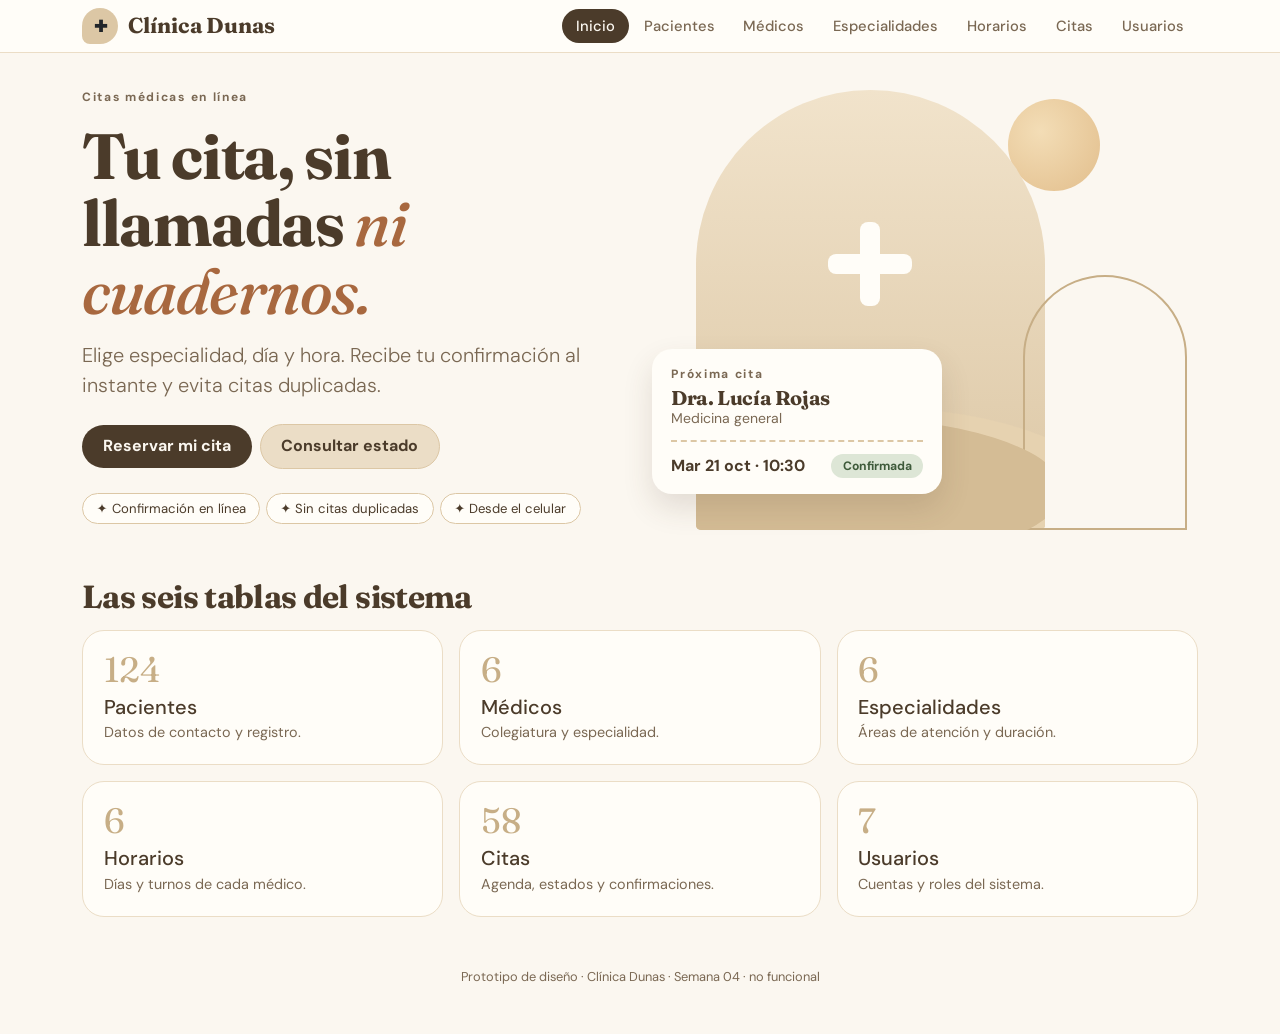
<file: index.html>
<!doctype html>
<html lang="es">
<head>
  <meta charset="utf-8">
  <meta name="viewport" content="width=device-width, initial-scale=1">
  <title>Inicio · Clínica Dunas</title>
  <link href="https://cdn.jsdelivr.net/npm/bootstrap@5.3.8/dist/css/bootstrap.min.css" rel="stylesheet" integrity="sha384-sRIl4kxILFvY47J16cr9ZwB07vP4J8+LH7qKQnuqkuIAvNWLzeN8tE5YBujZqJLB" crossorigin="anonymous">
  <link rel="preconnect" href="https://fonts.googleapis.com">
  <link href="https://fonts.googleapis.com/css2?family=Fraunces:ital,opsz,wght@0,9..144,500;0,9..144,700;1,9..144,500&family=DM+Sans:wght@400;500;700&display=swap" rel="stylesheet">
  <link href="css/estilos.css" rel="stylesheet">
</head>
<body>
<header class="topbar">
  <div class="container d-flex flex-wrap align-items-center justify-content-between gap-2 py-2">
    <a class="brand" href="index.html"><span class="mark">✚</span> Clínica Dunas</a>
    <nav class="menu"><a href="index.html" class="on">Inicio</a><a href="pacientes.html">Pacientes</a><a href="medicos.html">Médicos</a><a href="especialidades.html">Especialidades</a><a href="horarios.html">Horarios</a><a href="citas.html">Citas</a><a href="usuarios.html">Usuarios</a></nav>
  </div>
</header>

<main class="container">
  <section class="hero">
    <div class="row align-items-center g-4">
      <div class="col-lg-6">
        <p class="eyebrow mb-3">Citas médicas en línea</p>
        <h1 class="display display-3 mb-3">Tu cita, sin llamadas <em>ni cuadernos.</em></h1>
        <p class="lead muted mb-4">Elige especialidad, día y hora. Recibe tu confirmación al instante y evita citas duplicadas.</p>
        <div class="mb-4"><a href="citas.html" class="btn btn-dune me-2">Reservar mi cita</a><a href="citas.html" class="btn btn-sand">Consultar estado</a></div>
        <div class="chips"><span>✦ Confirmación en línea</span><span>✦ Sin citas duplicadas</span><span>✦ Desde el celular</span></div>
      </div>
      <div class="col-lg-6">
        <div class="hero-art">
          <div class="sun"></div>
          <div class="arch-lg"><div class="cross"></div></div>
          <div class="arch-sm"></div>
          <div class="ticket">
            <div class="eyebrow">Próxima cita</div>
            <div class="display fs-5 mt-1">Dra. Lucía Rojas</div>
            <div class="muted small">Medicina general</div>
            <div class="dash"></div>
            <div class="d-flex justify-content-between align-items-center"><span class="fw-bold">Mar 21 oct · 10:30</span><span class="st st-ok">Confirmada</span></div>
          </div>
        </div>
      </div>
    </div>
  </section>

  <section class="pb-4">
    <h2 class="display fs-2 mb-3">Las seis tablas del sistema</h2>
    <div class="row g-3">
      <div class="col-6 col-lg-4"><a class="tile" href="pacientes.html"><div class="n">124</div><h5>Pacientes</h5><p>Datos de contacto y registro.</p></a></div>
      <div class="col-6 col-lg-4"><a class="tile" href="medicos.html"><div class="n">6</div><h5>Médicos</h5><p>Colegiatura y especialidad.</p></a></div>
      <div class="col-6 col-lg-4"><a class="tile" href="especialidades.html"><div class="n">6</div><h5>Especialidades</h5><p>Áreas de atención y duración.</p></a></div>
      <div class="col-6 col-lg-4"><a class="tile" href="horarios.html"><div class="n">6</div><h5>Horarios</h5><p>Días y turnos de cada médico.</p></a></div>
      <div class="col-6 col-lg-4"><a class="tile" href="citas.html"><div class="n">58</div><h5>Citas</h5><p>Agenda, estados y confirmaciones.</p></a></div>
      <div class="col-6 col-lg-4"><a class="tile" href="usuarios.html"><div class="n">7</div><h5>Usuarios</h5><p>Cuentas y roles del sistema.</p></a></div>
      </div>
  </section>
</main>

<p class="note">Prototipo de diseño · Clínica Dunas · Semana 04 · no funcional</p>
<script src="https://cdn.jsdelivr.net/npm/bootstrap@5.3.8/dist/js/bootstrap.bundle.min.js" integrity="sha384-FKyoEForCGlyvwx9Hj09JcYn3nv7wiPVlz7YYwJrWVcXK/BmnVDxM+D2scQbITxI" crossorigin="anonymous"></script>
</body>
</html>
</file>
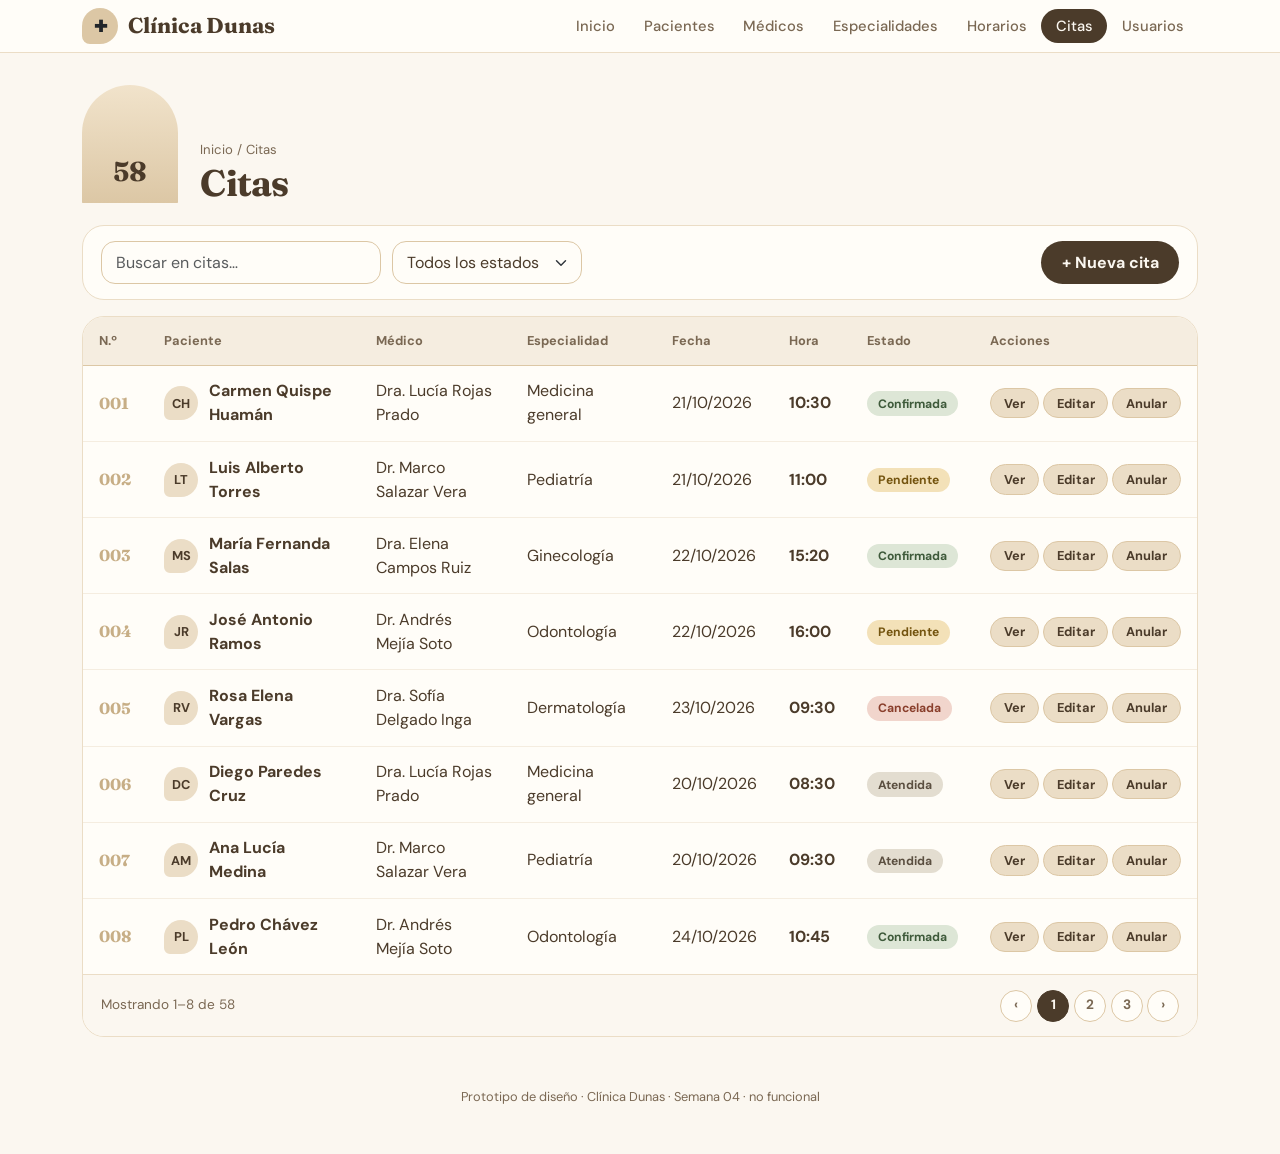
<file: citas.html>
<!doctype html>
<html lang="es">
<head>
  <meta charset="utf-8">
  <meta name="viewport" content="width=device-width, initial-scale=1">
  <title>Citas · Clínica Dunas</title>
  <link href="https://cdn.jsdelivr.net/npm/bootstrap@5.3.8/dist/css/bootstrap.min.css" rel="stylesheet" integrity="sha384-sRIl4kxILFvY47J16cr9ZwB07vP4J8+LH7qKQnuqkuIAvNWLzeN8tE5YBujZqJLB" crossorigin="anonymous">
  <link rel="preconnect" href="https://fonts.googleapis.com">
  <link href="https://fonts.googleapis.com/css2?family=Fraunces:ital,opsz,wght@0,9..144,500;0,9..144,700;1,9..144,500&family=DM+Sans:wght@400;500;700&display=swap" rel="stylesheet">
  <link href="css/estilos.css" rel="stylesheet">
</head>
<body>
<header class="topbar">
  <div class="container d-flex flex-wrap align-items-center justify-content-between gap-2 py-2">
    <a class="brand" href="index.html"><span class="mark">✚</span> Clínica Dunas</a>
    <nav class="menu"><a href="index.html">Inicio</a><a href="pacientes.html">Pacientes</a><a href="medicos.html">Médicos</a><a href="especialidades.html">Especialidades</a><a href="horarios.html">Horarios</a><a href="citas.html" class="on">Citas</a><a href="usuarios.html">Usuarios</a></nav>
  </div>
</header>

<main class="container pb-4">
  <div class="page-head">
    <div class="arch-num">58</div>
    <div>
      <div class="crumb"><a href="index.html">Inicio</a> / Citas</div>
      <h1 class="display">Citas</h1>
    </div>
  </div>

  <div class="card-d toolbar">
    <input class="form-control" style="max-width:280px" placeholder="Buscar en citas…">
    <select class="form-select" style="max-width:190px"><option>Todos los estados</option><option>Pendiente</option><option>Confirmada</option><option>Cancelada</option><option>Atendida</option></select>
    <button class="btn btn-dune ms-auto" data-bs-toggle="modal" data-bs-target="#modalCita" type="button">+ Nueva cita</button>
  </div>

  <div class="table-wrap">
    <div class="table-responsive">
      <table class="table table-hover table-dunas align-middle">
        <thead><tr><th>N.º</th><th>Paciente</th><th>Médico</th><th>Especialidad</th><th>Fecha</th><th>Hora</th><th>Estado</th><th>Acciones</th></tr></thead>
        <tbody>
        <tr><td><span class="id">001</span></td><td><div class="who"><i>CH</i><div><div class="fw-bold">Carmen Quispe Huamán</div></div></div></td><td>Dra. Lucía Rojas Prado</td><td>Medicina general</td><td>21/10/2026</td><td><b>10:30</b></td><td><span class="st st-ok">Confirmada</span></td><td><a href="#" class="btn btn-sand btn-sm">Ver</a> <a href="#" class="btn btn-sand btn-sm">Editar</a> <a href="#" class="btn btn-sand btn-sm">Anular</a></td></tr>
        <tr><td><span class="id">002</span></td><td><div class="who"><i>LT</i><div><div class="fw-bold">Luis Alberto Torres</div></div></div></td><td>Dr. Marco Salazar Vera</td><td>Pediatría</td><td>21/10/2026</td><td><b>11:00</b></td><td><span class="st st-pend">Pendiente</span></td><td><a href="#" class="btn btn-sand btn-sm">Ver</a> <a href="#" class="btn btn-sand btn-sm">Editar</a> <a href="#" class="btn btn-sand btn-sm">Anular</a></td></tr>
        <tr><td><span class="id">003</span></td><td><div class="who"><i>MS</i><div><div class="fw-bold">María Fernanda Salas</div></div></div></td><td>Dra. Elena Campos Ruiz</td><td>Ginecología</td><td>22/10/2026</td><td><b>15:20</b></td><td><span class="st st-ok">Confirmada</span></td><td><a href="#" class="btn btn-sand btn-sm">Ver</a> <a href="#" class="btn btn-sand btn-sm">Editar</a> <a href="#" class="btn btn-sand btn-sm">Anular</a></td></tr>
        <tr><td><span class="id">004</span></td><td><div class="who"><i>JR</i><div><div class="fw-bold">José Antonio Ramos</div></div></div></td><td>Dr. Andrés Mejía Soto</td><td>Odontología</td><td>22/10/2026</td><td><b>16:00</b></td><td><span class="st st-pend">Pendiente</span></td><td><a href="#" class="btn btn-sand btn-sm">Ver</a> <a href="#" class="btn btn-sand btn-sm">Editar</a> <a href="#" class="btn btn-sand btn-sm">Anular</a></td></tr>
        <tr><td><span class="id">005</span></td><td><div class="who"><i>RV</i><div><div class="fw-bold">Rosa Elena Vargas</div></div></div></td><td>Dra. Sofía Delgado Inga</td><td>Dermatología</td><td>23/10/2026</td><td><b>09:30</b></td><td><span class="st st-no">Cancelada</span></td><td><a href="#" class="btn btn-sand btn-sm">Ver</a> <a href="#" class="btn btn-sand btn-sm">Editar</a> <a href="#" class="btn btn-sand btn-sm">Anular</a></td></tr>
        <tr><td><span class="id">006</span></td><td><div class="who"><i>DC</i><div><div class="fw-bold">Diego Paredes Cruz</div></div></div></td><td>Dra. Lucía Rojas Prado</td><td>Medicina general</td><td>20/10/2026</td><td><b>08:30</b></td><td><span class="st st-done">Atendida</span></td><td><a href="#" class="btn btn-sand btn-sm">Ver</a> <a href="#" class="btn btn-sand btn-sm">Editar</a> <a href="#" class="btn btn-sand btn-sm">Anular</a></td></tr>
        <tr><td><span class="id">007</span></td><td><div class="who"><i>AM</i><div><div class="fw-bold">Ana Lucía Medina</div></div></div></td><td>Dr. Marco Salazar Vera</td><td>Pediatría</td><td>20/10/2026</td><td><b>09:30</b></td><td><span class="st st-done">Atendida</span></td><td><a href="#" class="btn btn-sand btn-sm">Ver</a> <a href="#" class="btn btn-sand btn-sm">Editar</a> <a href="#" class="btn btn-sand btn-sm">Anular</a></td></tr>
        <tr><td><span class="id">008</span></td><td><div class="who"><i>PL</i><div><div class="fw-bold">Pedro Chávez León</div></div></div></td><td>Dr. Andrés Mejía Soto</td><td>Odontología</td><td>24/10/2026</td><td><b>10:45</b></td><td><span class="st st-ok">Confirmada</span></td><td><a href="#" class="btn btn-sand btn-sm">Ver</a> <a href="#" class="btn btn-sand btn-sm">Editar</a> <a href="#" class="btn btn-sand btn-sm">Anular</a></td></tr>
        </tbody>
      </table>
    </div>
    <div class="foot-table">
      <span>Mostrando 1–8 de 58</span>
      <div class="pager"><span>‹</span><span class="on">1</span><span>2</span><span>3</span><span>›</span></div>
    </div>
  </div>
</main>

<div class="modal fade" id="modalCita" tabindex="-1" aria-hidden="true">
  <div class="modal-dialog modal-dialog-centered modal-lg">
    <div class="modal-content">
      <div class="modal-header">
        <h2 class="display fs-3 m-0">Nueva cita</h2>
        <button type="button" class="btn-close" data-bs-dismiss="modal" aria-label="Cerrar"></button>
      </div>
      <div class="modal-body">
        <div class="row g-3">
          <div class="col-md-6"><label class="form-label">Paciente</label><select class="form-select"><option>Carmen Quispe Huamán</option></select></div>
          <div class="col-md-6"><label class="form-label">Especialidad</label><select class="form-select"><option>Medicina general</option></select></div>
          <div class="col-md-6"><label class="form-label">Médico</label><select class="form-select"><option>Dra. Lucía Rojas Prado</option></select></div>
          <div class="col-md-6"><label class="form-label">Fecha</label><input type="date" class="form-control" value="2026-10-21"></div>
          <div class="col-12"><label class="form-label">Horarios disponibles</label>
            <div class="row g-2">
              <div class="col-3 col-md-2"><div class="slot">09:00</div></div><div class="col-3 col-md-2"><div class="slot off">09:30</div></div>
              <div class="col-3 col-md-2"><div class="slot">10:00</div></div><div class="col-3 col-md-2"><div class="slot on">10:30</div></div>
              <div class="col-3 col-md-2"><div class="slot">11:00</div></div><div class="col-3 col-md-2"><div class="slot off">11:30</div></div>
            </div>
            <div class="small muted mt-2">Los horarios tachados ya están ocupados.</div>
          </div>
          <div class="col-12"><label class="form-label">Motivo de la consulta</label><textarea class="form-control" rows="2" placeholder="Describe brevemente el motivo"></textarea></div>
        </div>
      </div>
      <div class="modal-footer">
        <button type="button" class="btn btn-sand" data-bs-dismiss="modal">Cancelar</button>
        <button type="button" class="btn btn-dune">Guardar cita</button>
      </div>
    </div>
  </div>
</div>

<p class="note">Prototipo de diseño · Clínica Dunas · Semana 04 · no funcional</p>
<script src="https://cdn.jsdelivr.net/npm/bootstrap@5.3.8/dist/js/bootstrap.bundle.min.js" integrity="sha384-FKyoEForCGlyvwx9Hj09JcYn3nv7wiPVlz7YYwJrWVcXK/BmnVDxM+D2scQbITxI" crossorigin="anonymous"></script>
</body>
</html>
</file>
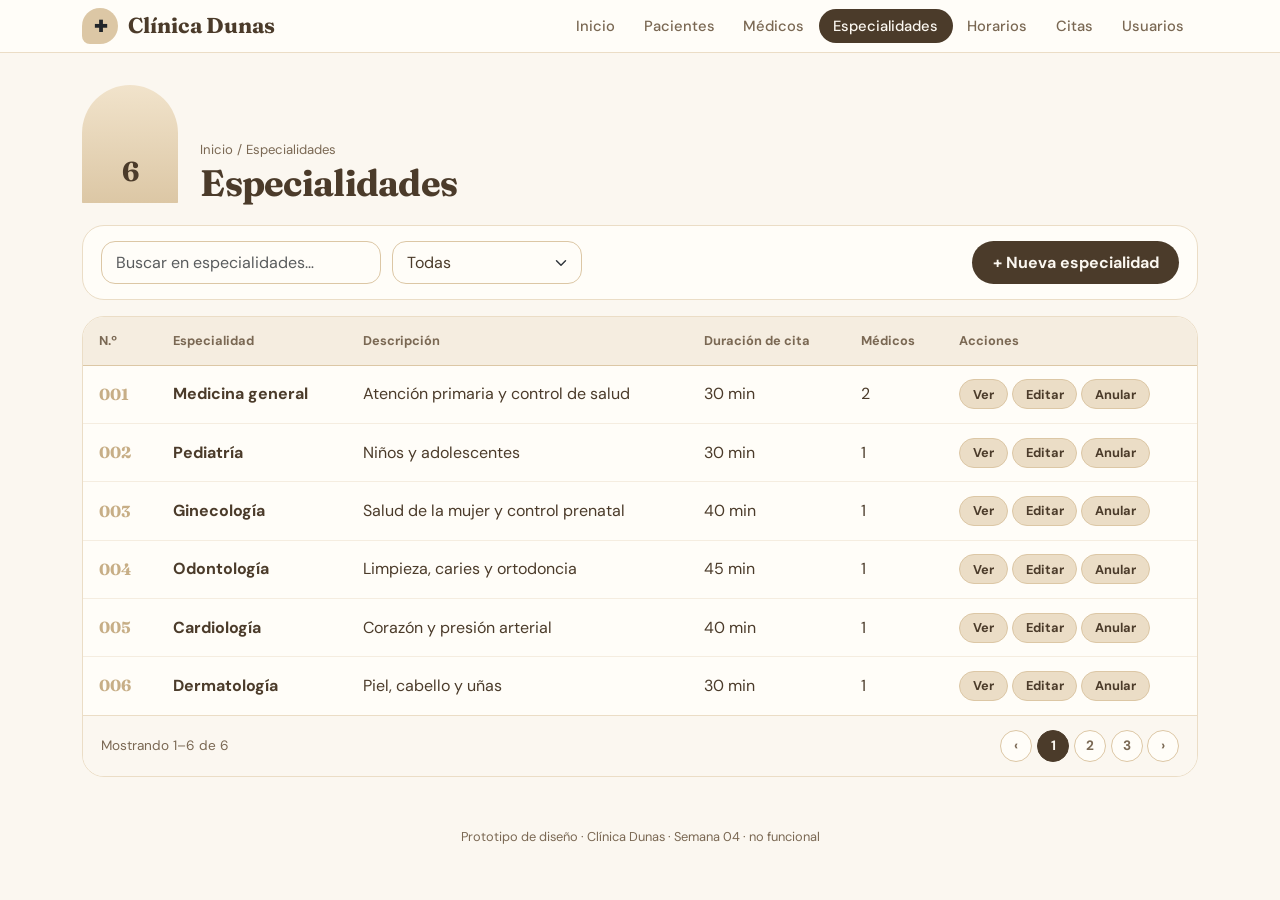
<file: especialidades.html>
<!doctype html>
<html lang="es">
<head>
  <meta charset="utf-8">
  <meta name="viewport" content="width=device-width, initial-scale=1">
  <title>Especialidades · Clínica Dunas</title>
  <link href="https://cdn.jsdelivr.net/npm/bootstrap@5.3.8/dist/css/bootstrap.min.css" rel="stylesheet" integrity="sha384-sRIl4kxILFvY47J16cr9ZwB07vP4J8+LH7qKQnuqkuIAvNWLzeN8tE5YBujZqJLB" crossorigin="anonymous">
  <link rel="preconnect" href="https://fonts.googleapis.com">
  <link href="https://fonts.googleapis.com/css2?family=Fraunces:ital,opsz,wght@0,9..144,500;0,9..144,700;1,9..144,500&family=DM+Sans:wght@400;500;700&display=swap" rel="stylesheet">
  <link href="css/estilos.css" rel="stylesheet">
</head>
<body>
<header class="topbar">
  <div class="container d-flex flex-wrap align-items-center justify-content-between gap-2 py-2">
    <a class="brand" href="index.html"><span class="mark">✚</span> Clínica Dunas</a>
    <nav class="menu"><a href="index.html">Inicio</a><a href="pacientes.html">Pacientes</a><a href="medicos.html">Médicos</a><a href="especialidades.html" class="on">Especialidades</a><a href="horarios.html">Horarios</a><a href="citas.html">Citas</a><a href="usuarios.html">Usuarios</a></nav>
  </div>
</header>

<main class="container pb-4">
  <div class="page-head">
    <div class="arch-num">6</div>
    <div>
      <div class="crumb"><a href="index.html">Inicio</a> / Especialidades</div>
      <h1 class="display">Especialidades</h1>
    </div>
  </div>

  <div class="card-d toolbar">
    <input class="form-control" style="max-width:280px" placeholder="Buscar en especialidades…">
    <select class="form-select" style="max-width:190px"><option>Todas</option></select>
    <a href="#" class="btn btn-dune ms-auto">+ Nueva especialidad</a>
  </div>

  <div class="table-wrap">
    <div class="table-responsive">
      <table class="table table-hover table-dunas align-middle">
        <thead><tr><th>N.º</th><th>Especialidad</th><th>Descripción</th><th>Duración de cita</th><th>Médicos</th><th>Acciones</th></tr></thead>
        <tbody>
        <tr><td><span class="id">001</span></td><td><b>Medicina general</b></td><td>Atención primaria y control de salud</td><td>30 min</td><td>2</td><td><a href="#" class="btn btn-sand btn-sm">Ver</a> <a href="#" class="btn btn-sand btn-sm">Editar</a> <a href="#" class="btn btn-sand btn-sm">Anular</a></td></tr>
        <tr><td><span class="id">002</span></td><td><b>Pediatría</b></td><td>Niños y adolescentes</td><td>30 min</td><td>1</td><td><a href="#" class="btn btn-sand btn-sm">Ver</a> <a href="#" class="btn btn-sand btn-sm">Editar</a> <a href="#" class="btn btn-sand btn-sm">Anular</a></td></tr>
        <tr><td><span class="id">003</span></td><td><b>Ginecología</b></td><td>Salud de la mujer y control prenatal</td><td>40 min</td><td>1</td><td><a href="#" class="btn btn-sand btn-sm">Ver</a> <a href="#" class="btn btn-sand btn-sm">Editar</a> <a href="#" class="btn btn-sand btn-sm">Anular</a></td></tr>
        <tr><td><span class="id">004</span></td><td><b>Odontología</b></td><td>Limpieza, caries y ortodoncia</td><td>45 min</td><td>1</td><td><a href="#" class="btn btn-sand btn-sm">Ver</a> <a href="#" class="btn btn-sand btn-sm">Editar</a> <a href="#" class="btn btn-sand btn-sm">Anular</a></td></tr>
        <tr><td><span class="id">005</span></td><td><b>Cardiología</b></td><td>Corazón y presión arterial</td><td>40 min</td><td>1</td><td><a href="#" class="btn btn-sand btn-sm">Ver</a> <a href="#" class="btn btn-sand btn-sm">Editar</a> <a href="#" class="btn btn-sand btn-sm">Anular</a></td></tr>
        <tr><td><span class="id">006</span></td><td><b>Dermatología</b></td><td>Piel, cabello y uñas</td><td>30 min</td><td>1</td><td><a href="#" class="btn btn-sand btn-sm">Ver</a> <a href="#" class="btn btn-sand btn-sm">Editar</a> <a href="#" class="btn btn-sand btn-sm">Anular</a></td></tr>
        </tbody>
      </table>
    </div>
    <div class="foot-table">
      <span>Mostrando 1–6 de 6</span>
      <div class="pager"><span>‹</span><span class="on">1</span><span>2</span><span>3</span><span>›</span></div>
    </div>
  </div>
</main>

<p class="note">Prototipo de diseño · Clínica Dunas · Semana 04 · no funcional</p>
<script src="https://cdn.jsdelivr.net/npm/bootstrap@5.3.8/dist/js/bootstrap.bundle.min.js" integrity="sha384-FKyoEForCGlyvwx9Hj09JcYn3nv7wiPVlz7YYwJrWVcXK/BmnVDxM+D2scQbITxI" crossorigin="anonymous"></script>
</body>
</html>
</file>
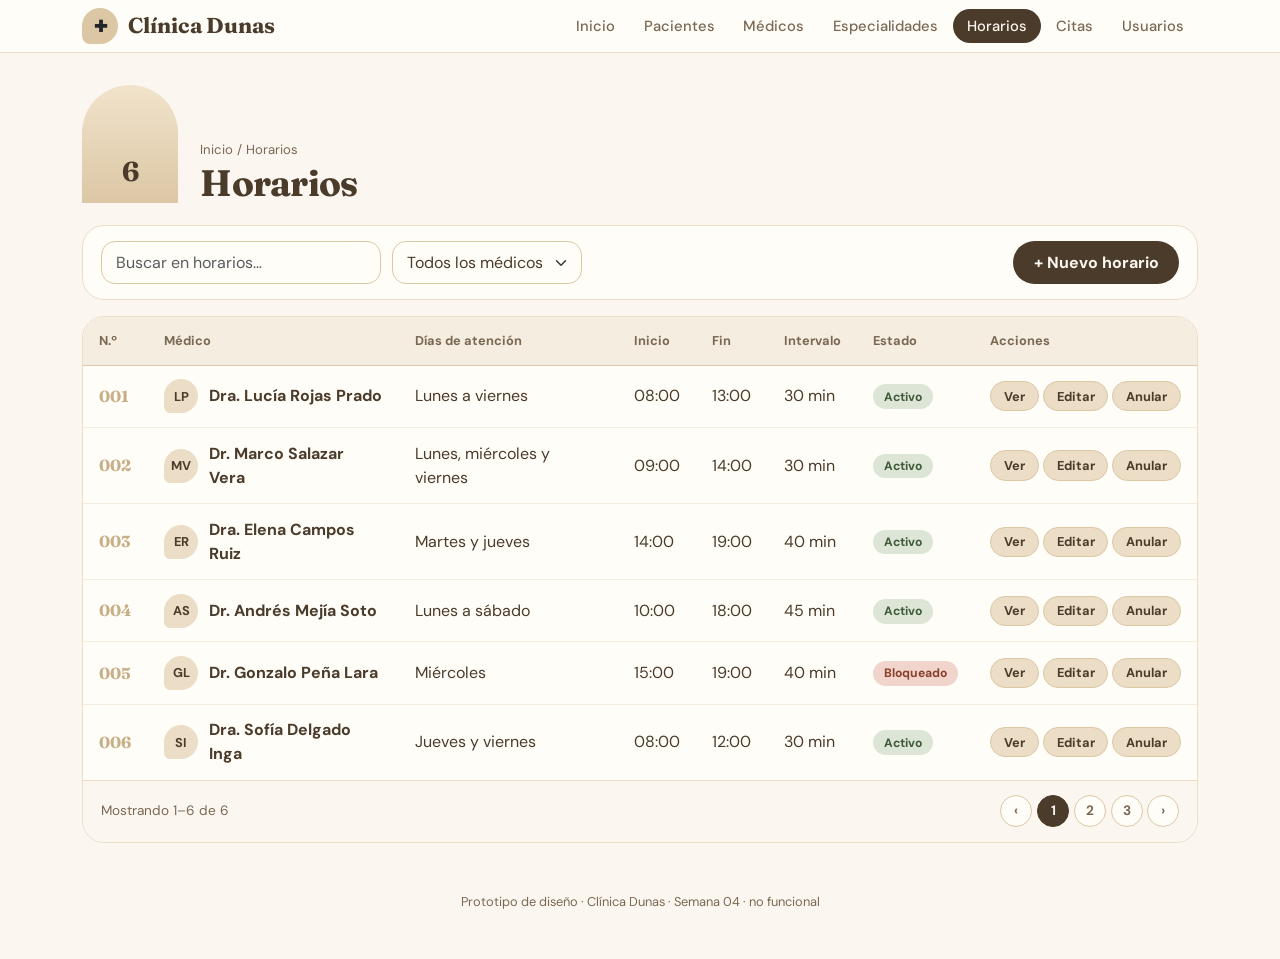
<file: horarios.html>
<!doctype html>
<html lang="es">
<head>
  <meta charset="utf-8">
  <meta name="viewport" content="width=device-width, initial-scale=1">
  <title>Horarios · Clínica Dunas</title>
  <link href="https://cdn.jsdelivr.net/npm/bootstrap@5.3.8/dist/css/bootstrap.min.css" rel="stylesheet" integrity="sha384-sRIl4kxILFvY47J16cr9ZwB07vP4J8+LH7qKQnuqkuIAvNWLzeN8tE5YBujZqJLB" crossorigin="anonymous">
  <link rel="preconnect" href="https://fonts.googleapis.com">
  <link href="https://fonts.googleapis.com/css2?family=Fraunces:ital,opsz,wght@0,9..144,500;0,9..144,700;1,9..144,500&family=DM+Sans:wght@400;500;700&display=swap" rel="stylesheet">
  <link href="css/estilos.css" rel="stylesheet">
</head>
<body>
<header class="topbar">
  <div class="container d-flex flex-wrap align-items-center justify-content-between gap-2 py-2">
    <a class="brand" href="index.html"><span class="mark">✚</span> Clínica Dunas</a>
    <nav class="menu"><a href="index.html">Inicio</a><a href="pacientes.html">Pacientes</a><a href="medicos.html">Médicos</a><a href="especialidades.html">Especialidades</a><a href="horarios.html" class="on">Horarios</a><a href="citas.html">Citas</a><a href="usuarios.html">Usuarios</a></nav>
  </div>
</header>

<main class="container pb-4">
  <div class="page-head">
    <div class="arch-num">6</div>
    <div>
      <div class="crumb"><a href="index.html">Inicio</a> / Horarios</div>
      <h1 class="display">Horarios</h1>
    </div>
  </div>

  <div class="card-d toolbar">
    <input class="form-control" style="max-width:280px" placeholder="Buscar en horarios…">
    <select class="form-select" style="max-width:190px"><option>Todos los médicos</option></select>
    <a href="#" class="btn btn-dune ms-auto">+ Nuevo horario</a>
  </div>

  <div class="table-wrap">
    <div class="table-responsive">
      <table class="table table-hover table-dunas align-middle">
        <thead><tr><th>N.º</th><th>Médico</th><th>Días de atención</th><th>Inicio</th><th>Fin</th><th>Intervalo</th><th>Estado</th><th>Acciones</th></tr></thead>
        <tbody>
        <tr><td><span class="id">001</span></td><td><div class="who"><i>LP</i><div><div class="fw-bold">Dra. Lucía Rojas Prado</div></div></div></td><td>Lunes a viernes</td><td>08:00</td><td>13:00</td><td>30 min</td><td><span class="st st-ok">Activo</span></td><td><a href="#" class="btn btn-sand btn-sm">Ver</a> <a href="#" class="btn btn-sand btn-sm">Editar</a> <a href="#" class="btn btn-sand btn-sm">Anular</a></td></tr>
        <tr><td><span class="id">002</span></td><td><div class="who"><i>MV</i><div><div class="fw-bold">Dr. Marco Salazar Vera</div></div></div></td><td>Lunes, miércoles y viernes</td><td>09:00</td><td>14:00</td><td>30 min</td><td><span class="st st-ok">Activo</span></td><td><a href="#" class="btn btn-sand btn-sm">Ver</a> <a href="#" class="btn btn-sand btn-sm">Editar</a> <a href="#" class="btn btn-sand btn-sm">Anular</a></td></tr>
        <tr><td><span class="id">003</span></td><td><div class="who"><i>ER</i><div><div class="fw-bold">Dra. Elena Campos Ruiz</div></div></div></td><td>Martes y jueves</td><td>14:00</td><td>19:00</td><td>40 min</td><td><span class="st st-ok">Activo</span></td><td><a href="#" class="btn btn-sand btn-sm">Ver</a> <a href="#" class="btn btn-sand btn-sm">Editar</a> <a href="#" class="btn btn-sand btn-sm">Anular</a></td></tr>
        <tr><td><span class="id">004</span></td><td><div class="who"><i>AS</i><div><div class="fw-bold">Dr. Andrés Mejía Soto</div></div></div></td><td>Lunes a sábado</td><td>10:00</td><td>18:00</td><td>45 min</td><td><span class="st st-ok">Activo</span></td><td><a href="#" class="btn btn-sand btn-sm">Ver</a> <a href="#" class="btn btn-sand btn-sm">Editar</a> <a href="#" class="btn btn-sand btn-sm">Anular</a></td></tr>
        <tr><td><span class="id">005</span></td><td><div class="who"><i>GL</i><div><div class="fw-bold">Dr. Gonzalo Peña Lara</div></div></div></td><td>Miércoles</td><td>15:00</td><td>19:00</td><td>40 min</td><td><span class="st st-no">Bloqueado</span></td><td><a href="#" class="btn btn-sand btn-sm">Ver</a> <a href="#" class="btn btn-sand btn-sm">Editar</a> <a href="#" class="btn btn-sand btn-sm">Anular</a></td></tr>
        <tr><td><span class="id">006</span></td><td><div class="who"><i>SI</i><div><div class="fw-bold">Dra. Sofía Delgado Inga</div></div></div></td><td>Jueves y viernes</td><td>08:00</td><td>12:00</td><td>30 min</td><td><span class="st st-ok">Activo</span></td><td><a href="#" class="btn btn-sand btn-sm">Ver</a> <a href="#" class="btn btn-sand btn-sm">Editar</a> <a href="#" class="btn btn-sand btn-sm">Anular</a></td></tr>
        </tbody>
      </table>
    </div>
    <div class="foot-table">
      <span>Mostrando 1–6 de 6</span>
      <div class="pager"><span>‹</span><span class="on">1</span><span>2</span><span>3</span><span>›</span></div>
    </div>
  </div>
</main>

<p class="note">Prototipo de diseño · Clínica Dunas · Semana 04 · no funcional</p>
<script src="https://cdn.jsdelivr.net/npm/bootstrap@5.3.8/dist/js/bootstrap.bundle.min.js" integrity="sha384-FKyoEForCGlyvwx9Hj09JcYn3nv7wiPVlz7YYwJrWVcXK/BmnVDxM+D2scQbITxI" crossorigin="anonymous"></script>
</body>
</html>
</file>
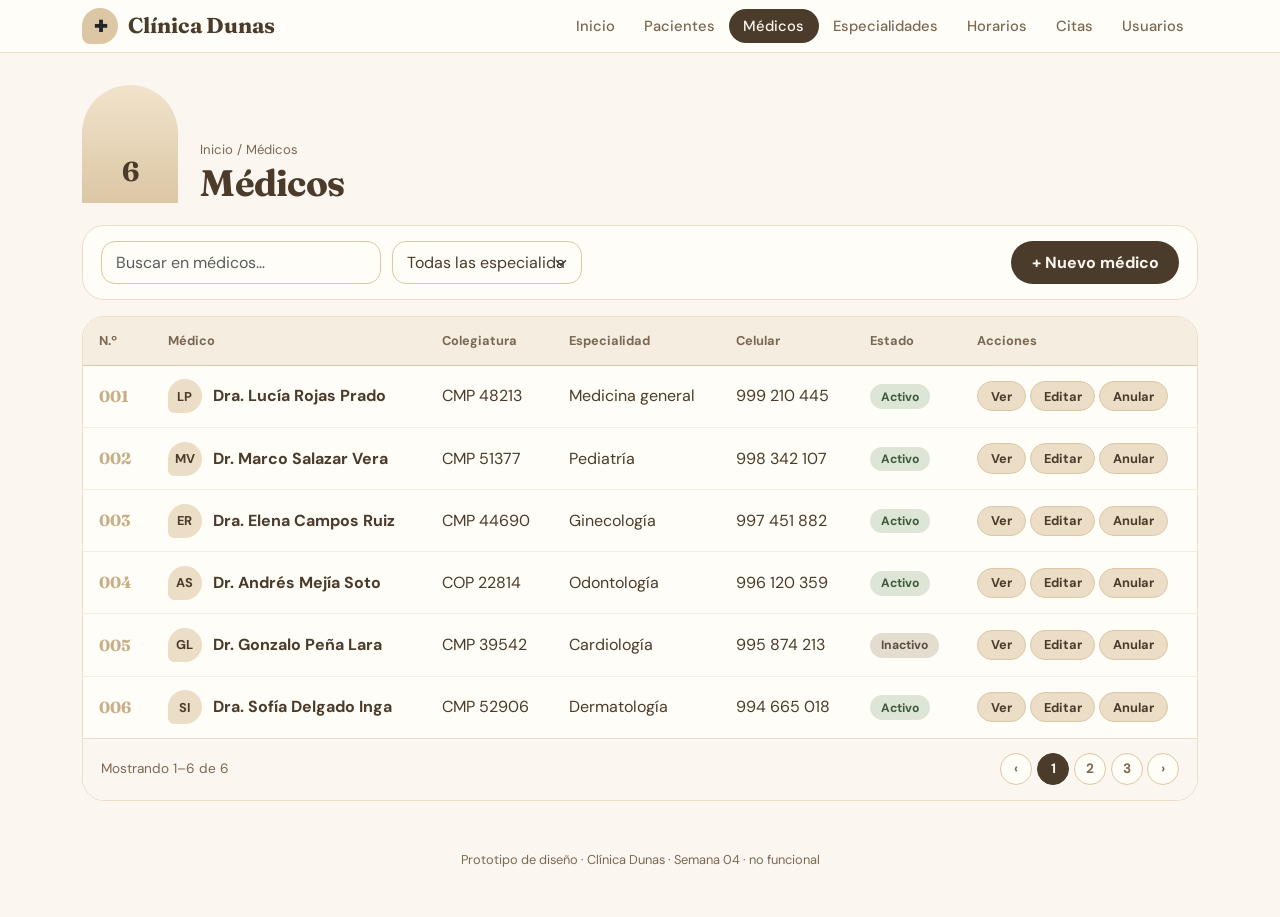
<file: medicos.html>
<!doctype html>
<html lang="es">
<head>
  <meta charset="utf-8">
  <meta name="viewport" content="width=device-width, initial-scale=1">
  <title>Médicos · Clínica Dunas</title>
  <link href="https://cdn.jsdelivr.net/npm/bootstrap@5.3.8/dist/css/bootstrap.min.css" rel="stylesheet" integrity="sha384-sRIl4kxILFvY47J16cr9ZwB07vP4J8+LH7qKQnuqkuIAvNWLzeN8tE5YBujZqJLB" crossorigin="anonymous">
  <link rel="preconnect" href="https://fonts.googleapis.com">
  <link href="https://fonts.googleapis.com/css2?family=Fraunces:ital,opsz,wght@0,9..144,500;0,9..144,700;1,9..144,500&family=DM+Sans:wght@400;500;700&display=swap" rel="stylesheet">
  <link href="css/estilos.css" rel="stylesheet">
</head>
<body>
<header class="topbar">
  <div class="container d-flex flex-wrap align-items-center justify-content-between gap-2 py-2">
    <a class="brand" href="index.html"><span class="mark">✚</span> Clínica Dunas</a>
    <nav class="menu"><a href="index.html">Inicio</a><a href="pacientes.html">Pacientes</a><a href="medicos.html" class="on">Médicos</a><a href="especialidades.html">Especialidades</a><a href="horarios.html">Horarios</a><a href="citas.html">Citas</a><a href="usuarios.html">Usuarios</a></nav>
  </div>
</header>

<main class="container pb-4">
  <div class="page-head">
    <div class="arch-num">6</div>
    <div>
      <div class="crumb"><a href="index.html">Inicio</a> / Médicos</div>
      <h1 class="display">Médicos</h1>
    </div>
  </div>

  <div class="card-d toolbar">
    <input class="form-control" style="max-width:280px" placeholder="Buscar en médicos…">
    <select class="form-select" style="max-width:190px"><option>Todas las especialidades</option><option>Medicina general</option><option>Pediatría</option></select>
    <a href="#" class="btn btn-dune ms-auto">+ Nuevo médico</a>
  </div>

  <div class="table-wrap">
    <div class="table-responsive">
      <table class="table table-hover table-dunas align-middle">
        <thead><tr><th>N.º</th><th>Médico</th><th>Colegiatura</th><th>Especialidad</th><th>Celular</th><th>Estado</th><th>Acciones</th></tr></thead>
        <tbody>
        <tr><td><span class="id">001</span></td><td><div class="who"><i>LP</i><div><div class="fw-bold">Dra. Lucía Rojas Prado</div></div></div></td><td>CMP 48213</td><td>Medicina general</td><td>999 210 445</td><td><span class="st st-ok">Activo</span></td><td><a href="#" class="btn btn-sand btn-sm">Ver</a> <a href="#" class="btn btn-sand btn-sm">Editar</a> <a href="#" class="btn btn-sand btn-sm">Anular</a></td></tr>
        <tr><td><span class="id">002</span></td><td><div class="who"><i>MV</i><div><div class="fw-bold">Dr. Marco Salazar Vera</div></div></div></td><td>CMP 51377</td><td>Pediatría</td><td>998 342 107</td><td><span class="st st-ok">Activo</span></td><td><a href="#" class="btn btn-sand btn-sm">Ver</a> <a href="#" class="btn btn-sand btn-sm">Editar</a> <a href="#" class="btn btn-sand btn-sm">Anular</a></td></tr>
        <tr><td><span class="id">003</span></td><td><div class="who"><i>ER</i><div><div class="fw-bold">Dra. Elena Campos Ruiz</div></div></div></td><td>CMP 44690</td><td>Ginecología</td><td>997 451 882</td><td><span class="st st-ok">Activo</span></td><td><a href="#" class="btn btn-sand btn-sm">Ver</a> <a href="#" class="btn btn-sand btn-sm">Editar</a> <a href="#" class="btn btn-sand btn-sm">Anular</a></td></tr>
        <tr><td><span class="id">004</span></td><td><div class="who"><i>AS</i><div><div class="fw-bold">Dr. Andrés Mejía Soto</div></div></div></td><td>COP 22814</td><td>Odontología</td><td>996 120 359</td><td><span class="st st-ok">Activo</span></td><td><a href="#" class="btn btn-sand btn-sm">Ver</a> <a href="#" class="btn btn-sand btn-sm">Editar</a> <a href="#" class="btn btn-sand btn-sm">Anular</a></td></tr>
        <tr><td><span class="id">005</span></td><td><div class="who"><i>GL</i><div><div class="fw-bold">Dr. Gonzalo Peña Lara</div></div></div></td><td>CMP 39542</td><td>Cardiología</td><td>995 874 213</td><td><span class="st st-done">Inactivo</span></td><td><a href="#" class="btn btn-sand btn-sm">Ver</a> <a href="#" class="btn btn-sand btn-sm">Editar</a> <a href="#" class="btn btn-sand btn-sm">Anular</a></td></tr>
        <tr><td><span class="id">006</span></td><td><div class="who"><i>SI</i><div><div class="fw-bold">Dra. Sofía Delgado Inga</div></div></div></td><td>CMP 52906</td><td>Dermatología</td><td>994 665 018</td><td><span class="st st-ok">Activo</span></td><td><a href="#" class="btn btn-sand btn-sm">Ver</a> <a href="#" class="btn btn-sand btn-sm">Editar</a> <a href="#" class="btn btn-sand btn-sm">Anular</a></td></tr>
        </tbody>
      </table>
    </div>
    <div class="foot-table">
      <span>Mostrando 1–6 de 6</span>
      <div class="pager"><span>‹</span><span class="on">1</span><span>2</span><span>3</span><span>›</span></div>
    </div>
  </div>
</main>

<p class="note">Prototipo de diseño · Clínica Dunas · Semana 04 · no funcional</p>
<script src="https://cdn.jsdelivr.net/npm/bootstrap@5.3.8/dist/js/bootstrap.bundle.min.js" integrity="sha384-FKyoEForCGlyvwx9Hj09JcYn3nv7wiPVlz7YYwJrWVcXK/BmnVDxM+D2scQbITxI" crossorigin="anonymous"></script>
</body>
</html>
</file>
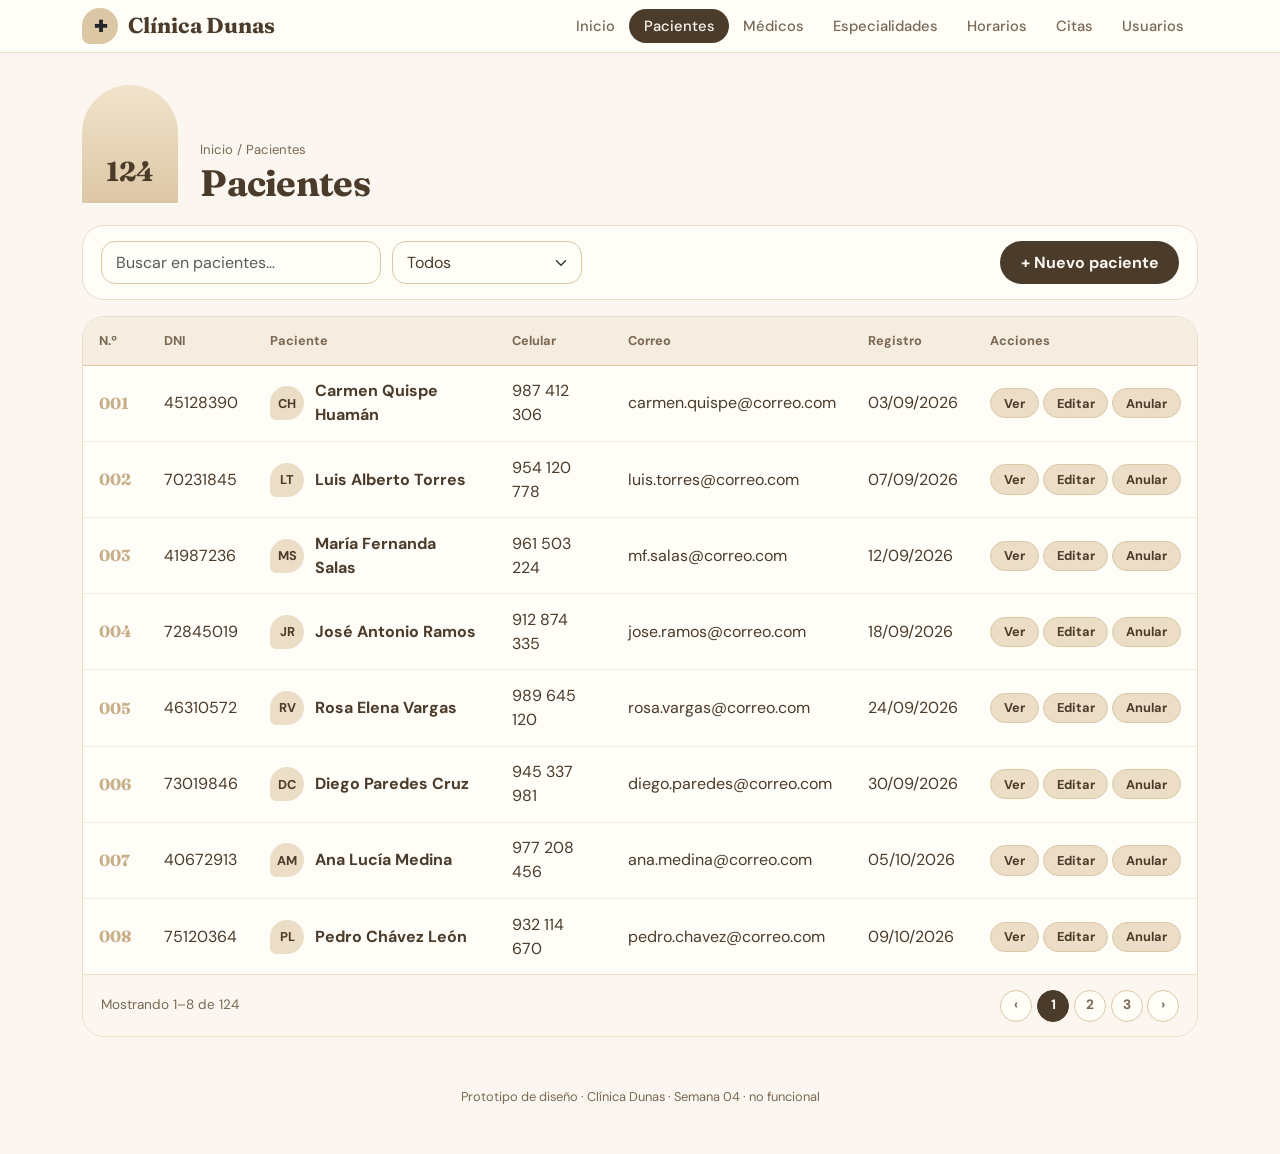
<file: pacientes.html>
<!doctype html>
<html lang="es">
<head>
  <meta charset="utf-8">
  <meta name="viewport" content="width=device-width, initial-scale=1">
  <title>Pacientes · Clínica Dunas</title>
  <link href="https://cdn.jsdelivr.net/npm/bootstrap@5.3.8/dist/css/bootstrap.min.css" rel="stylesheet" integrity="sha384-sRIl4kxILFvY47J16cr9ZwB07vP4J8+LH7qKQnuqkuIAvNWLzeN8tE5YBujZqJLB" crossorigin="anonymous">
  <link rel="preconnect" href="https://fonts.googleapis.com">
  <link href="https://fonts.googleapis.com/css2?family=Fraunces:ital,opsz,wght@0,9..144,500;0,9..144,700;1,9..144,500&family=DM+Sans:wght@400;500;700&display=swap" rel="stylesheet">
  <link href="css/estilos.css" rel="stylesheet">
</head>
<body>
<header class="topbar">
  <div class="container d-flex flex-wrap align-items-center justify-content-between gap-2 py-2">
    <a class="brand" href="index.html"><span class="mark">✚</span> Clínica Dunas</a>
    <nav class="menu"><a href="index.html">Inicio</a><a href="pacientes.html" class="on">Pacientes</a><a href="medicos.html">Médicos</a><a href="especialidades.html">Especialidades</a><a href="horarios.html">Horarios</a><a href="citas.html">Citas</a><a href="usuarios.html">Usuarios</a></nav>
  </div>
</header>

<main class="container pb-4">
  <div class="page-head">
    <div class="arch-num">124</div>
    <div>
      <div class="crumb"><a href="index.html">Inicio</a> / Pacientes</div>
      <h1 class="display">Pacientes</h1>
    </div>
  </div>

  <div class="card-d toolbar">
    <input class="form-control" style="max-width:280px" placeholder="Buscar en pacientes…">
    <select class="form-select" style="max-width:190px"><option>Todos</option><option>Registrados este mes</option></select>
    <a href="#" class="btn btn-dune ms-auto">+ Nuevo paciente</a>
  </div>

  <div class="table-wrap">
    <div class="table-responsive">
      <table class="table table-hover table-dunas align-middle">
        <thead><tr><th>N.º</th><th>DNI</th><th>Paciente</th><th>Celular</th><th>Correo</th><th>Registro</th><th>Acciones</th></tr></thead>
        <tbody>
        <tr><td><span class="id">001</span></td><td>45128390</td><td><div class="who"><i>CH</i><div><div class="fw-bold">Carmen Quispe Huamán</div></div></div></td><td>987 412 306</td><td>carmen.quispe@correo.com</td><td>03/09/2026</td><td><a href="#" class="btn btn-sand btn-sm">Ver</a> <a href="#" class="btn btn-sand btn-sm">Editar</a> <a href="#" class="btn btn-sand btn-sm">Anular</a></td></tr>
        <tr><td><span class="id">002</span></td><td>70231845</td><td><div class="who"><i>LT</i><div><div class="fw-bold">Luis Alberto Torres</div></div></div></td><td>954 120 778</td><td>luis.torres@correo.com</td><td>07/09/2026</td><td><a href="#" class="btn btn-sand btn-sm">Ver</a> <a href="#" class="btn btn-sand btn-sm">Editar</a> <a href="#" class="btn btn-sand btn-sm">Anular</a></td></tr>
        <tr><td><span class="id">003</span></td><td>41987236</td><td><div class="who"><i>MS</i><div><div class="fw-bold">María Fernanda Salas</div></div></div></td><td>961 503 224</td><td>mf.salas@correo.com</td><td>12/09/2026</td><td><a href="#" class="btn btn-sand btn-sm">Ver</a> <a href="#" class="btn btn-sand btn-sm">Editar</a> <a href="#" class="btn btn-sand btn-sm">Anular</a></td></tr>
        <tr><td><span class="id">004</span></td><td>72845019</td><td><div class="who"><i>JR</i><div><div class="fw-bold">José Antonio Ramos</div></div></div></td><td>912 874 335</td><td>jose.ramos@correo.com</td><td>18/09/2026</td><td><a href="#" class="btn btn-sand btn-sm">Ver</a> <a href="#" class="btn btn-sand btn-sm">Editar</a> <a href="#" class="btn btn-sand btn-sm">Anular</a></td></tr>
        <tr><td><span class="id">005</span></td><td>46310572</td><td><div class="who"><i>RV</i><div><div class="fw-bold">Rosa Elena Vargas</div></div></div></td><td>989 645 120</td><td>rosa.vargas@correo.com</td><td>24/09/2026</td><td><a href="#" class="btn btn-sand btn-sm">Ver</a> <a href="#" class="btn btn-sand btn-sm">Editar</a> <a href="#" class="btn btn-sand btn-sm">Anular</a></td></tr>
        <tr><td><span class="id">006</span></td><td>73019846</td><td><div class="who"><i>DC</i><div><div class="fw-bold">Diego Paredes Cruz</div></div></div></td><td>945 337 981</td><td>diego.paredes@correo.com</td><td>30/09/2026</td><td><a href="#" class="btn btn-sand btn-sm">Ver</a> <a href="#" class="btn btn-sand btn-sm">Editar</a> <a href="#" class="btn btn-sand btn-sm">Anular</a></td></tr>
        <tr><td><span class="id">007</span></td><td>40672913</td><td><div class="who"><i>AM</i><div><div class="fw-bold">Ana Lucía Medina</div></div></div></td><td>977 208 456</td><td>ana.medina@correo.com</td><td>05/10/2026</td><td><a href="#" class="btn btn-sand btn-sm">Ver</a> <a href="#" class="btn btn-sand btn-sm">Editar</a> <a href="#" class="btn btn-sand btn-sm">Anular</a></td></tr>
        <tr><td><span class="id">008</span></td><td>75120364</td><td><div class="who"><i>PL</i><div><div class="fw-bold">Pedro Chávez León</div></div></div></td><td>932 114 670</td><td>pedro.chavez@correo.com</td><td>09/10/2026</td><td><a href="#" class="btn btn-sand btn-sm">Ver</a> <a href="#" class="btn btn-sand btn-sm">Editar</a> <a href="#" class="btn btn-sand btn-sm">Anular</a></td></tr>
        </tbody>
      </table>
    </div>
    <div class="foot-table">
      <span>Mostrando 1–8 de 124</span>
      <div class="pager"><span>‹</span><span class="on">1</span><span>2</span><span>3</span><span>›</span></div>
    </div>
  </div>
</main>

<p class="note">Prototipo de diseño · Clínica Dunas · Semana 04 · no funcional</p>
<script src="https://cdn.jsdelivr.net/npm/bootstrap@5.3.8/dist/js/bootstrap.bundle.min.js" integrity="sha384-FKyoEForCGlyvwx9Hj09JcYn3nv7wiPVlz7YYwJrWVcXK/BmnVDxM+D2scQbITxI" crossorigin="anonymous"></script>
</body>
</html>
</file>
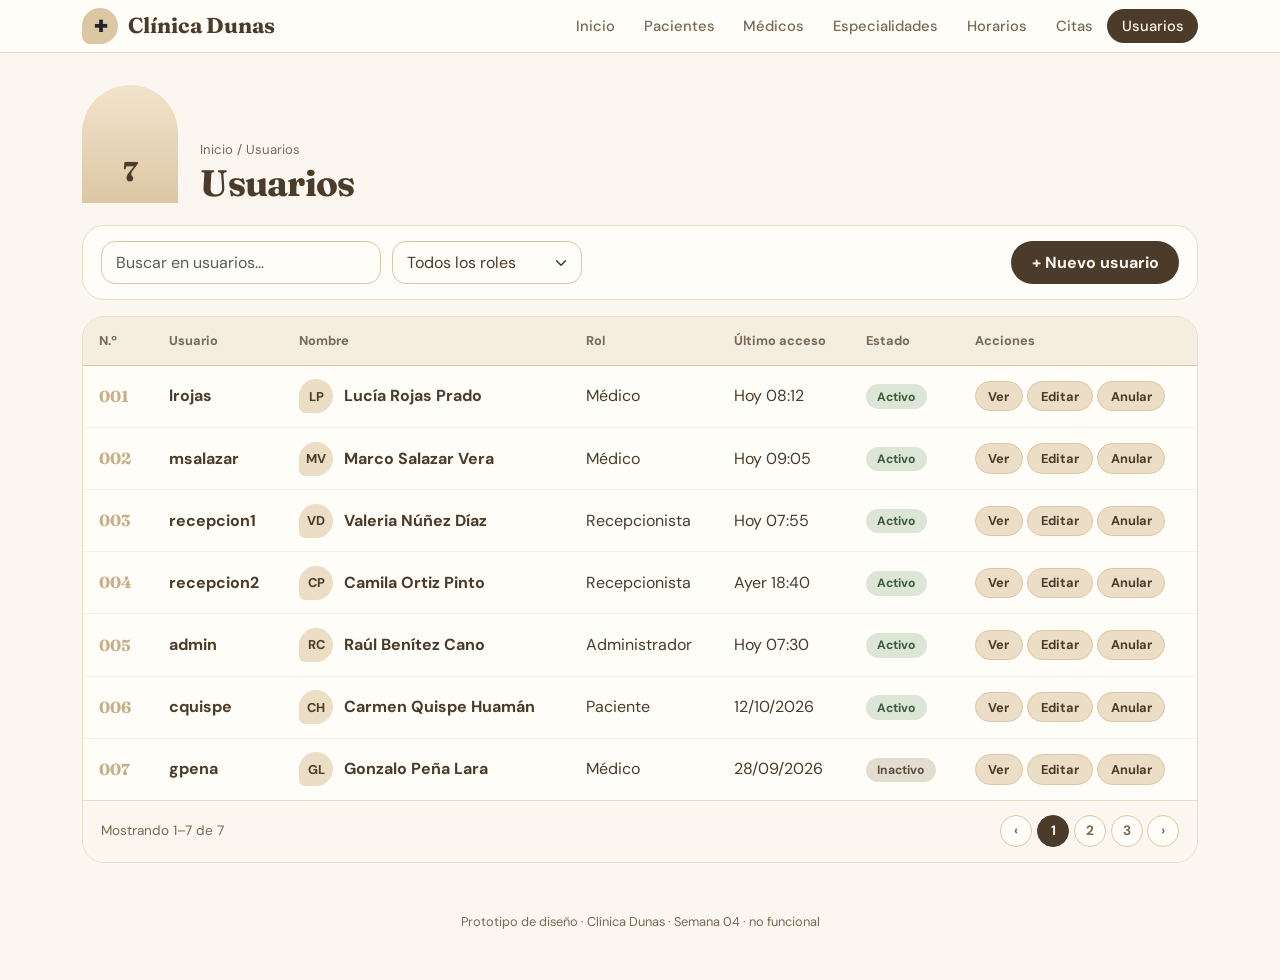
<file: usuarios.html>
<!doctype html>
<html lang="es">
<head>
  <meta charset="utf-8">
  <meta name="viewport" content="width=device-width, initial-scale=1">
  <title>Usuarios · Clínica Dunas</title>
  <link href="https://cdn.jsdelivr.net/npm/bootstrap@5.3.8/dist/css/bootstrap.min.css" rel="stylesheet" integrity="sha384-sRIl4kxILFvY47J16cr9ZwB07vP4J8+LH7qKQnuqkuIAvNWLzeN8tE5YBujZqJLB" crossorigin="anonymous">
  <link rel="preconnect" href="https://fonts.googleapis.com">
  <link href="https://fonts.googleapis.com/css2?family=Fraunces:ital,opsz,wght@0,9..144,500;0,9..144,700;1,9..144,500&family=DM+Sans:wght@400;500;700&display=swap" rel="stylesheet">
  <link href="css/estilos.css" rel="stylesheet">
</head>
<body>
<header class="topbar">
  <div class="container d-flex flex-wrap align-items-center justify-content-between gap-2 py-2">
    <a class="brand" href="index.html"><span class="mark">✚</span> Clínica Dunas</a>
    <nav class="menu"><a href="index.html">Inicio</a><a href="pacientes.html">Pacientes</a><a href="medicos.html">Médicos</a><a href="especialidades.html">Especialidades</a><a href="horarios.html">Horarios</a><a href="citas.html">Citas</a><a href="usuarios.html" class="on">Usuarios</a></nav>
  </div>
</header>

<main class="container pb-4">
  <div class="page-head">
    <div class="arch-num">7</div>
    <div>
      <div class="crumb"><a href="index.html">Inicio</a> / Usuarios</div>
      <h1 class="display">Usuarios</h1>
    </div>
  </div>

  <div class="card-d toolbar">
    <input class="form-control" style="max-width:280px" placeholder="Buscar en usuarios…">
    <select class="form-select" style="max-width:190px"><option>Todos los roles</option><option>Paciente</option><option>Recepcionista</option><option>Médico</option><option>Administrador</option></select>
    <a href="#" class="btn btn-dune ms-auto">+ Nuevo usuario</a>
  </div>

  <div class="table-wrap">
    <div class="table-responsive">
      <table class="table table-hover table-dunas align-middle">
        <thead><tr><th>N.º</th><th>Usuario</th><th>Nombre</th><th>Rol</th><th>Último acceso</th><th>Estado</th><th>Acciones</th></tr></thead>
        <tbody>
        <tr><td><span class="id">001</span></td><td><b>lrojas</b></td><td><div class="who"><i>LP</i><div><div class="fw-bold">Lucía Rojas Prado</div></div></div></td><td>Médico</td><td>Hoy 08:12</td><td><span class="st st-ok">Activo</span></td><td><a href="#" class="btn btn-sand btn-sm">Ver</a> <a href="#" class="btn btn-sand btn-sm">Editar</a> <a href="#" class="btn btn-sand btn-sm">Anular</a></td></tr>
        <tr><td><span class="id">002</span></td><td><b>msalazar</b></td><td><div class="who"><i>MV</i><div><div class="fw-bold">Marco Salazar Vera</div></div></div></td><td>Médico</td><td>Hoy 09:05</td><td><span class="st st-ok">Activo</span></td><td><a href="#" class="btn btn-sand btn-sm">Ver</a> <a href="#" class="btn btn-sand btn-sm">Editar</a> <a href="#" class="btn btn-sand btn-sm">Anular</a></td></tr>
        <tr><td><span class="id">003</span></td><td><b>recepcion1</b></td><td><div class="who"><i>VD</i><div><div class="fw-bold">Valeria Núñez Díaz</div></div></div></td><td>Recepcionista</td><td>Hoy 07:55</td><td><span class="st st-ok">Activo</span></td><td><a href="#" class="btn btn-sand btn-sm">Ver</a> <a href="#" class="btn btn-sand btn-sm">Editar</a> <a href="#" class="btn btn-sand btn-sm">Anular</a></td></tr>
        <tr><td><span class="id">004</span></td><td><b>recepcion2</b></td><td><div class="who"><i>CP</i><div><div class="fw-bold">Camila Ortiz Pinto</div></div></div></td><td>Recepcionista</td><td>Ayer 18:40</td><td><span class="st st-ok">Activo</span></td><td><a href="#" class="btn btn-sand btn-sm">Ver</a> <a href="#" class="btn btn-sand btn-sm">Editar</a> <a href="#" class="btn btn-sand btn-sm">Anular</a></td></tr>
        <tr><td><span class="id">005</span></td><td><b>admin</b></td><td><div class="who"><i>RC</i><div><div class="fw-bold">Raúl Benítez Cano</div></div></div></td><td>Administrador</td><td>Hoy 07:30</td><td><span class="st st-ok">Activo</span></td><td><a href="#" class="btn btn-sand btn-sm">Ver</a> <a href="#" class="btn btn-sand btn-sm">Editar</a> <a href="#" class="btn btn-sand btn-sm">Anular</a></td></tr>
        <tr><td><span class="id">006</span></td><td><b>cquispe</b></td><td><div class="who"><i>CH</i><div><div class="fw-bold">Carmen Quispe Huamán</div></div></div></td><td>Paciente</td><td>12/10/2026</td><td><span class="st st-ok">Activo</span></td><td><a href="#" class="btn btn-sand btn-sm">Ver</a> <a href="#" class="btn btn-sand btn-sm">Editar</a> <a href="#" class="btn btn-sand btn-sm">Anular</a></td></tr>
        <tr><td><span class="id">007</span></td><td><b>gpena</b></td><td><div class="who"><i>GL</i><div><div class="fw-bold">Gonzalo Peña Lara</div></div></div></td><td>Médico</td><td>28/09/2026</td><td><span class="st st-done">Inactivo</span></td><td><a href="#" class="btn btn-sand btn-sm">Ver</a> <a href="#" class="btn btn-sand btn-sm">Editar</a> <a href="#" class="btn btn-sand btn-sm">Anular</a></td></tr>
        </tbody>
      </table>
    </div>
    <div class="foot-table">
      <span>Mostrando 1–7 de 7</span>
      <div class="pager"><span>‹</span><span class="on">1</span><span>2</span><span>3</span><span>›</span></div>
    </div>
  </div>
</main>

<p class="note">Prototipo de diseño · Clínica Dunas · Semana 04 · no funcional</p>
<script src="https://cdn.jsdelivr.net/npm/bootstrap@5.3.8/dist/js/bootstrap.bundle.min.js" integrity="sha384-FKyoEForCGlyvwx9Hj09JcYn3nv7wiPVlz7YYwJrWVcXK/BmnVDxM+D2scQbITxI" crossorigin="anonymous"></script>
</body>
</html>
</file>
<file: css/estilos.css>
/* Clínica Dunas · estilos compartidos (prototipo de diseño, no funcional) */
:root {
  --sand-50: #fbf7f0;
  --sand-100: #f5ede0;
  --sand-200: #ebddc6;
  --sand-300: #dcc7a5;
  --sand-400: #c7ae86;
  --ink: #4b3b2a;
  --ink-soft: #7a6853;
  --clay: #a8683f;
  --sage: #dde6d6;
  --paper: #fffdf8;
  --bs-body-bg: var(--sand-50);
  --bs-body-color: var(--ink);
  --bs-body-font-family: "DM Sans", system-ui, sans-serif;
}
body {
  background: var(--sand-50);
  color: var(--ink);
  min-height: 100vh;
}
a {
  color: var(--clay);
}
.display {
  font-family: "Fraunces", Georgia, serif;
  font-weight: 700;
  letter-spacing: -0.02em;
  line-height: 1.05;
}
.display em {
  font-style: italic;
  font-weight: 500;
  color: var(--clay);
}
.eyebrow {
  font-size: 0.75rem;
  letter-spacing: 0.14em;
  color: var(--ink-soft);
  font-weight: 700;
}
.muted {
  color: var(--ink-soft);
}

/* botones */
.btn-dune {
  background: var(--ink);
  color: var(--sand-50);
  border: 0;
  border-radius: 999px;
  padding: 0.6rem 1.3rem;
  font-weight: 700;
}
.btn-dune:hover {
  background: #352819;
  color: #fff;
}
.btn-sand {
  background: var(--sand-200);
  color: var(--ink);
  border: 1px solid var(--sand-300);
  border-radius: 999px;
  padding: 0.6rem 1.3rem;
  font-weight: 700;
}
.btn-sand:hover {
  background: var(--sand-300);
  color: var(--ink);
}
.btn-sm.btn-sand,
.btn-sm.btn-dune {
  padding: 0.28rem 0.8rem;
  font-size: 0.8rem;
}

/* barra superior */
.topbar {
  background: var(--paper);
  border-bottom: 1px solid var(--sand-200);
  position: sticky;
  top: 0;
  z-index: 40;
}
.brand {
  display: flex;
  align-items: center;
  gap: 0.6rem;
  font-family: "Fraunces", Georgia, serif;
  font-weight: 700;
  font-size: 1.35rem;
  color: var(--ink);
  text-decoration: none;
}
.brand .mark {
  width: 36px;
  height: 36px;
  border-radius: 50% 50% 50% 8px;
  background: var(--sand-300);
  display: grid;
  place-items: center;
  font-size: 1rem;
}
.menu a {
  display: inline-block;
  color: var(--ink-soft);
  text-decoration: none;
  font-weight: 500;
  font-size: 0.92rem;
  padding: 0.4rem 0.9rem;
  border-radius: 999px;
}
.menu a:hover {
  background: var(--sand-100);
  color: var(--ink);
}
.menu a.on {
  background: var(--ink);
  color: var(--sand-50);
}

/* cabecera de página con arco */
.page-head {
  display: flex;
  align-items: flex-end;
  gap: 1.4rem;
  padding: 2rem 0 1.4rem;
}
.arch-num {
  flex: none;
  width: 96px;
  height: 118px;
  border-radius: 999px 999px 14px 14px;
  background: linear-gradient(180deg, #f1e3cb, #dcc7a5);
  display: flex;
  align-items: flex-end;
  justify-content: center;
  padding-bottom: 0.7rem;
  font-family: "Fraunces", Georgia, serif;
  font-weight: 700;
  font-size: 1.7rem;
}
.page-head h1 {
  font-size: 2.3rem;
  margin: 0;
}
.crumb {
  font-size: 0.82rem;
  color: var(--ink-soft);
  margin-bottom: 0.3rem;
}
.crumb a {
  color: var(--ink-soft);
  text-decoration: none;
}

/* tarjetas y tablas */
.card-d {
  background: var(--paper);
  border: 1px solid var(--sand-200);
  border-radius: 22px;
  padding: 1.3rem;
}
.toolbar {
  display: flex;
  flex-wrap: wrap;
  gap: 0.7rem;
  align-items: center;
  margin-bottom: 1rem;
  padding: 0.9rem 1.1rem;
}
.form-control,
.form-select {
  background-color: var(--paper);
  border: 1px solid var(--sand-300);
  border-radius: 14px;
  padding: 0.55rem 0.9rem;
  color: var(--ink);
}
.form-control:focus,
.form-select:focus {
  border-color: var(--clay);
  box-shadow: 0 0 0 0.2rem rgba(168, 104, 63, 0.15);
  background-color: var(--paper);
}
.form-label {
  font-size: 0.8rem;
  font-weight: 700;
  color: var(--ink-soft);
}
.table-wrap {
  background: var(--paper);
  border: 1px solid var(--sand-200);
  border-radius: 22px;
  overflow: hidden;
}
.table-dunas {
  --bs-table-bg: transparent;
  --bs-table-hover-bg: var(--sand-100);
  --bs-table-color: var(--ink);
  margin: 0;
}
.table-dunas thead th {
  background: var(--sand-100);
  color: var(--ink-soft);
  font-size: 0.8rem;
  font-weight: 700;
  border-bottom: 1px solid var(--sand-300);
  padding: 0.9rem 1rem;
  white-space: nowrap;
}
.table-dunas tbody td {
  padding: 0.85rem 1rem;
  border-bottom: 1px solid var(--sand-100);
  vertical-align: middle;
}
.table-dunas tbody tr:last-child td {
  border-bottom: 0;
}
.table-dunas td:last-child {
  white-space: nowrap;
}
.table-dunas .who .fw-bold {
  font-weight: 500;
}
.table-dunas .id {
  font-family: "Fraunces", Georgia, serif;
  font-weight: 700;
  color: var(--sand-400);
}
.who {
  display: flex;
  align-items: center;
  gap: 0.7rem;
}
.who i {
  flex: none;
  width: 34px;
  height: 34px;
  border-radius: 50% 50% 50% 6px;
  background: var(--sand-200);
  display: grid;
  place-items: center;
  font-style: normal;
  font-weight: 700;
  font-size: 0.8rem;
}
.foot-table {
  display: flex;
  justify-content: space-between;
  align-items: center;
  flex-wrap: wrap;
  gap: 0.6rem;
  padding: 0.9rem 1.1rem;
  border-top: 1px solid var(--sand-200);
  background: var(--sand-50);
  font-size: 0.85rem;
  color: var(--ink-soft);
}
.pager {
  display: flex;
  gap: 0.3rem;
}
.pager span {
  min-width: 32px;
  height: 32px;
  display: grid;
  place-items: center;
  border-radius: 50%;
  border: 1px solid var(--sand-300);
  font-weight: 700;
  background: var(--paper);
}
.pager span.on {
  background: var(--ink);
  color: var(--sand-50);
  border-color: var(--ink);
}

/* estados */
.st {
  display: inline-block;
  border-radius: 999px;
  padding: 0.2rem 0.7rem;
  font-size: 0.76rem;
  font-weight: 700;
  white-space: nowrap;
}
.st-ok {
  background: var(--sage);
  color: #3e5a3a;
}
.st-pend {
  background: #f3e1b8;
  color: #74540f;
}
.st-no {
  background: #f1d5cc;
  color: #8a3f2c;
}
.st-done {
  background: #e3ddd0;
  color: #5b4f40;
}

/* inicio */
.hero {
  position: relative;
  padding: 2.2rem 0 3rem;
}
.hero-art {
  position: relative;
  height: 440px;
}
.arch-lg {
  position: absolute;
  left: 8%;
  bottom: 0;
  width: 64%;
  height: 100%;
  border-radius: 999px 999px 28px 28px;
  background: linear-gradient(180deg, #f1e3cb 0%, #dcc7a5 100%);
  overflow: hidden;
}
.arch-lg::after {
  content: "";
  position: absolute;
  left: -20%;
  right: -20%;
  bottom: -18%;
  height: 46%;
  border-radius: 50%;
  background: #e6d2b0;
}
.arch-lg::before {
  content: "";
  position: absolute;
  left: -30%;
  right: -5%;
  bottom: -8%;
  height: 34%;
  border-radius: 50%;
  background: #d4bc95;
  z-index: 1;
}
.cross {
  position: absolute;
  top: 30%;
  left: 50%;
  transform: translateX(-50%);
  width: 84px;
  height: 84px;
  z-index: 2;
}
.cross::before,
.cross::after {
  content: "";
  position: absolute;
  background: var(--paper);
  border-radius: 8px;
}
.cross::before {
  left: 32px;
  top: 0;
  width: 20px;
  height: 84px;
}
.cross::after {
  top: 32px;
  left: 0;
  height: 20px;
  width: 84px;
}
.arch-sm {
  position: absolute;
  right: 2%;
  bottom: 0;
  width: 30%;
  height: 58%;
  border-radius: 999px 999px 0 0;
  border: 2px solid var(--sand-400);
}
.sun {
  position: absolute;
  top: 2%;
  right: 18%;
  width: 92px;
  height: 92px;
  border-radius: 50%;
  background: radial-gradient(circle at 35% 35%, #f3ddb6, #e2be8c);
}
.ticket {
  position: absolute;
  left: 0;
  bottom: 36px;
  width: 290px;
  background: var(--paper);
  border-radius: 20px;
  padding: 1rem 1.2rem;
  box-shadow: 0 14px 30px rgba(75, 59, 42, 0.14);
  z-index: 3;
}
.ticket .dash {
  border-top: 2px dashed var(--sand-300);
  margin: 0.7rem 0;
}
.chips span {
  display: inline-block;
  background: var(--paper);
  border: 1px solid var(--sand-300);
  border-radius: 999px;
  padding: 0.3rem 0.85rem;
  font-size: 0.82rem;
  margin: 0 0.35rem 0.5rem 0;
}
.tile {
  display: block;
  text-decoration: none;
  color: var(--ink);
  background: var(--paper);
  border: 1px solid var(--sand-200);
  border-radius: 22px;
  padding: 1.3rem;
  height: 100%;
  transition: background 0.15s;
}
.tile:hover {
  background: var(--sand-100);
  color: var(--ink);
}
.tile .n {
  font-family: "Fraunces", Georgia, serif;
  font-size: 2.2rem;
  color: var(--sand-400);
  line-height: 1;
}
.tile h5 {
  margin: 0.5rem 0 0.2rem;
}
.tile p {
  margin: 0;
  color: var(--ink-soft);
  font-size: 0.9rem;
}

/* modal */
.modal-content {
  background: var(--paper);
  border: 1px solid var(--sand-300);
  border-radius: 24px;
}
.modal-header,
.modal-footer {
  border-color: var(--sand-200);
}
.slot {
  border: 1px solid var(--sand-300);
  background: var(--paper);
  border-radius: 12px;
  padding: 0.45rem 0;
  text-align: center;
  font-weight: 500;
  font-size: 0.88rem;
}
.slot.on {
  background: var(--ink);
  color: var(--sand-50);
  border-color: var(--ink);
}
.slot.off {
  background: var(--sand-100);
  color: var(--sand-400);
  text-decoration: line-through;
}
.note {
  font-size: 0.8rem;
  color: var(--ink-soft);
  text-align: center;
  padding: 1.6rem 0 2rem;
}
</file>
